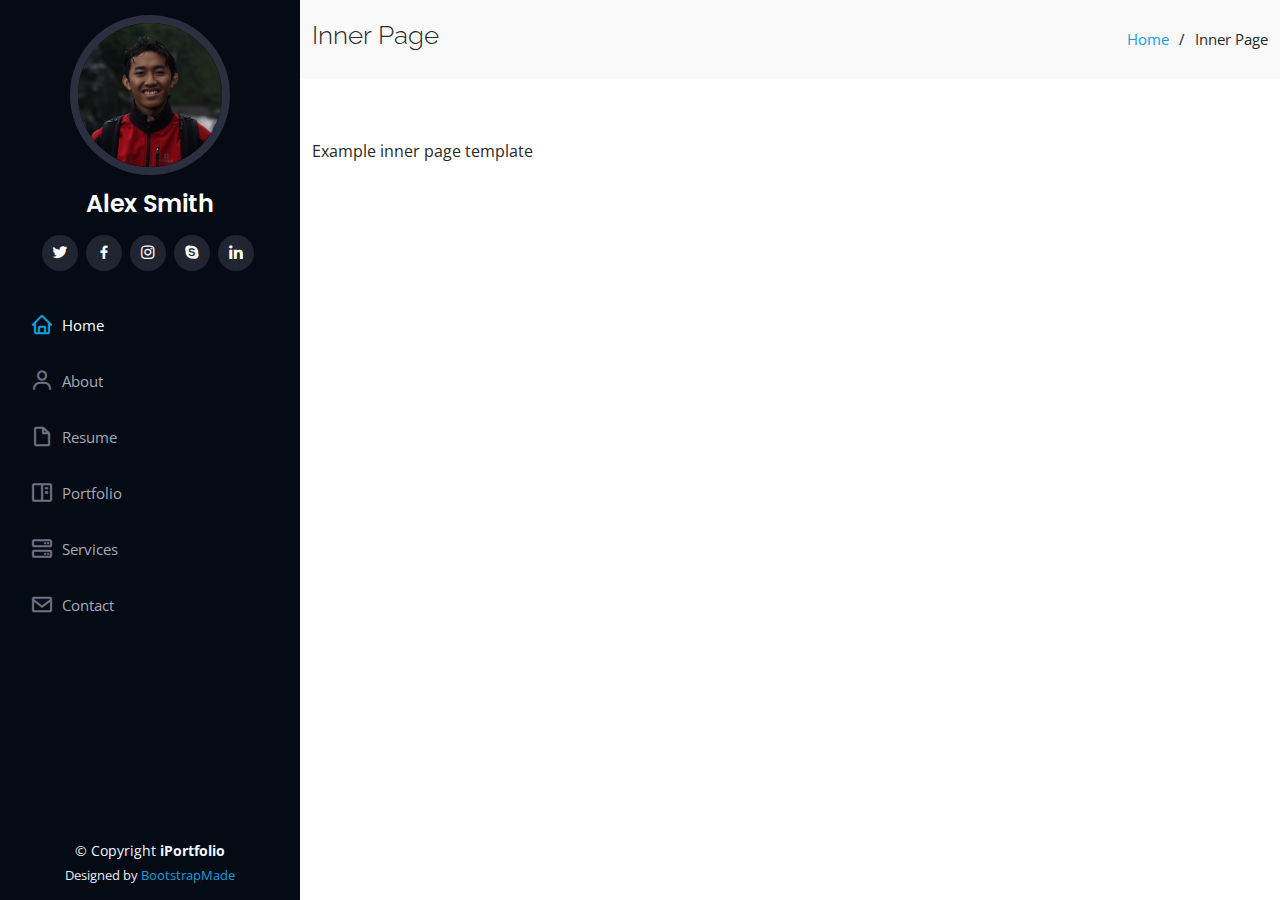
<file: inner-page.html>
<!DOCTYPE html>
<html lang="en">

<head>
  <meta charset="utf-8">
  <meta content="width=device-width, initial-scale=1.0" name="viewport">

  <title>Inner Page - iPortfolio Bootstrap Template</title>
  <meta content="" name="description">
  <meta content="" name="keywords">

  <!-- Favicons -->
  <link href="assets/img/favicon.png" rel="icon">
  <link href="assets/img/apple-touch-icon.png" rel="apple-touch-icon">

  <!-- Google Fonts -->
  <link href="https://fonts.googleapis.com/css?family=Open+Sans:300,300i,400,400i,600,600i,700,700i|Raleway:300,300i,400,400i,500,500i,600,600i,700,700i|Poppins:300,300i,400,400i,500,500i,600,600i,700,700i" rel="stylesheet">

  <!-- Vendor CSS Files -->
  <link href="assets/vendor/aos/aos.css" rel="stylesheet">
  <link href="assets/vendor/bootstrap/css/bootstrap.min.css" rel="stylesheet">
  <link href="assets/vendor/bootstrap-icons/bootstrap-icons.css" rel="stylesheet">
  <link href="assets/vendor/boxicons/css/boxicons.min.css" rel="stylesheet">
  <link href="assets/vendor/glightbox/css/glightbox.min.css" rel="stylesheet">
  <link href="assets/vendor/swiper/swiper-bundle.min.css" rel="stylesheet">

  <!-- Template Main CSS File -->
  <link href="assets/css/style.css" rel="stylesheet">

  <!-- =======================================================
  * Template Name: iPortfolio - v3.7.0
  * Template URL: https://bootstrapmade.com/iportfolio-bootstrap-portfolio-websites-template/
  * Author: BootstrapMade.com
  * License: https://bootstrapmade.com/license/
  ======================================================== -->
</head>

<body>

  <!-- ======= Mobile nav toggle button ======= -->
  <i class="bi bi-list mobile-nav-toggle d-xl-none"></i>

  <!-- ======= Header ======= -->
  <header id="header">
    <div class="d-flex flex-column">

      <div class="profile">
        <img src="assets/img/profile-img.jpg" alt="" class="img-fluid rounded-circle">
        <h1 class="text-light"><a href="index.html">Alex Smith</a></h1>
        <div class="social-links mt-3 text-center">
          <a href="#" class="twitter"><i class="bx bxl-twitter"></i></a>
          <a href="#" class="facebook"><i class="bx bxl-facebook"></i></a>
          <a href="#" class="instagram"><i class="bx bxl-instagram"></i></a>
          <a href="#" class="google-plus"><i class="bx bxl-skype"></i></a>
          <a href="#" class="linkedin"><i class="bx bxl-linkedin"></i></a>
        </div>
      </div>

      <nav id="navbar" class="nav-menu navbar">
        <ul>
          <li><a href="#hero" class="nav-link scrollto active"><i class="bx bx-home"></i> <span>Home</span></a></li>
          <li><a href="#about" class="nav-link scrollto"><i class="bx bx-user"></i> <span>About</span></a></li>
          <li><a href="#resume" class="nav-link scrollto"><i class="bx bx-file-blank"></i> <span>Resume</span></a></li>
          <li><a href="#portfolio" class="nav-link scrollto"><i class="bx bx-book-content"></i> <span>Portfolio</span></a></li>
          <li><a href="#services" class="nav-link scrollto"><i class="bx bx-server"></i> <span>Services</span></a></li>
          <li><a href="#contact" class="nav-link scrollto"><i class="bx bx-envelope"></i> <span>Contact</span></a></li>
        </ul>
      </nav><!-- .nav-menu -->
    </div>
  </header><!-- End Header -->

  <main id="main">

    <!-- ======= Breadcrumbs ======= -->
    <section class="breadcrumbs">
      <div class="container">

        <div class="d-flex justify-content-between align-items-center">
          <h2>Inner Page</h2>
          <ol>
            <li><a href="index.html">Home</a></li>
            <li>Inner Page</li>
          </ol>
        </div>

      </div>
    </section><!-- End Breadcrumbs -->

    <section class="inner-page">
      <div class="container">
        <p>
          Example inner page template
        </p>
      </div>
    </section>

  </main><!-- End #main -->

  <!-- ======= Footer ======= -->
  <footer id="footer">
    <div class="container">
      <div class="copyright">
        &copy; Copyright <strong><span>iPortfolio</span></strong>
      </div>
      <div class="credits">
        <!-- All the links in the footer should remain intact. -->
        <!-- You can delete the links only if you purchased the pro version. -->
        <!-- Licensing information: https://bootstrapmade.com/license/ -->
        <!-- Purchase the pro version with working PHP/AJAX contact form: https://bootstrapmade.com/iportfolio-bootstrap-portfolio-websites-template/ -->
        Designed by <a href="https://bootstrapmade.com/">BootstrapMade</a>
      </div>
    </div>
  </footer><!-- End  Footer -->

  <a href="#" class="back-to-top d-flex align-items-center justify-content-center"><i class="bi bi-arrow-up-short"></i></a>

  <!-- Vendor JS Files -->
  <script src="assets/vendor/purecounter/purecounter.js"></script>
  <script src="assets/vendor/aos/aos.js"></script>
  <script src="assets/vendor/bootstrap/js/bootstrap.bundle.min.js"></script>
  <script src="assets/vendor/glightbox/js/glightbox.min.js"></script>
  <script src="assets/vendor/isotope-layout/isotope.pkgd.min.js"></script>
  <script src="assets/vendor/swiper/swiper-bundle.min.js"></script>
  <script src="assets/vendor/typed.js/typed.min.js"></script>
  <script src="assets/vendor/waypoints/noframework.waypoints.js"></script>
  <script src="assets/vendor/php-email-form/validate.js"></script>

  <!-- Template Main JS File -->
  <script src="assets/js/main.js"></script>

</body>

</html>
</file>
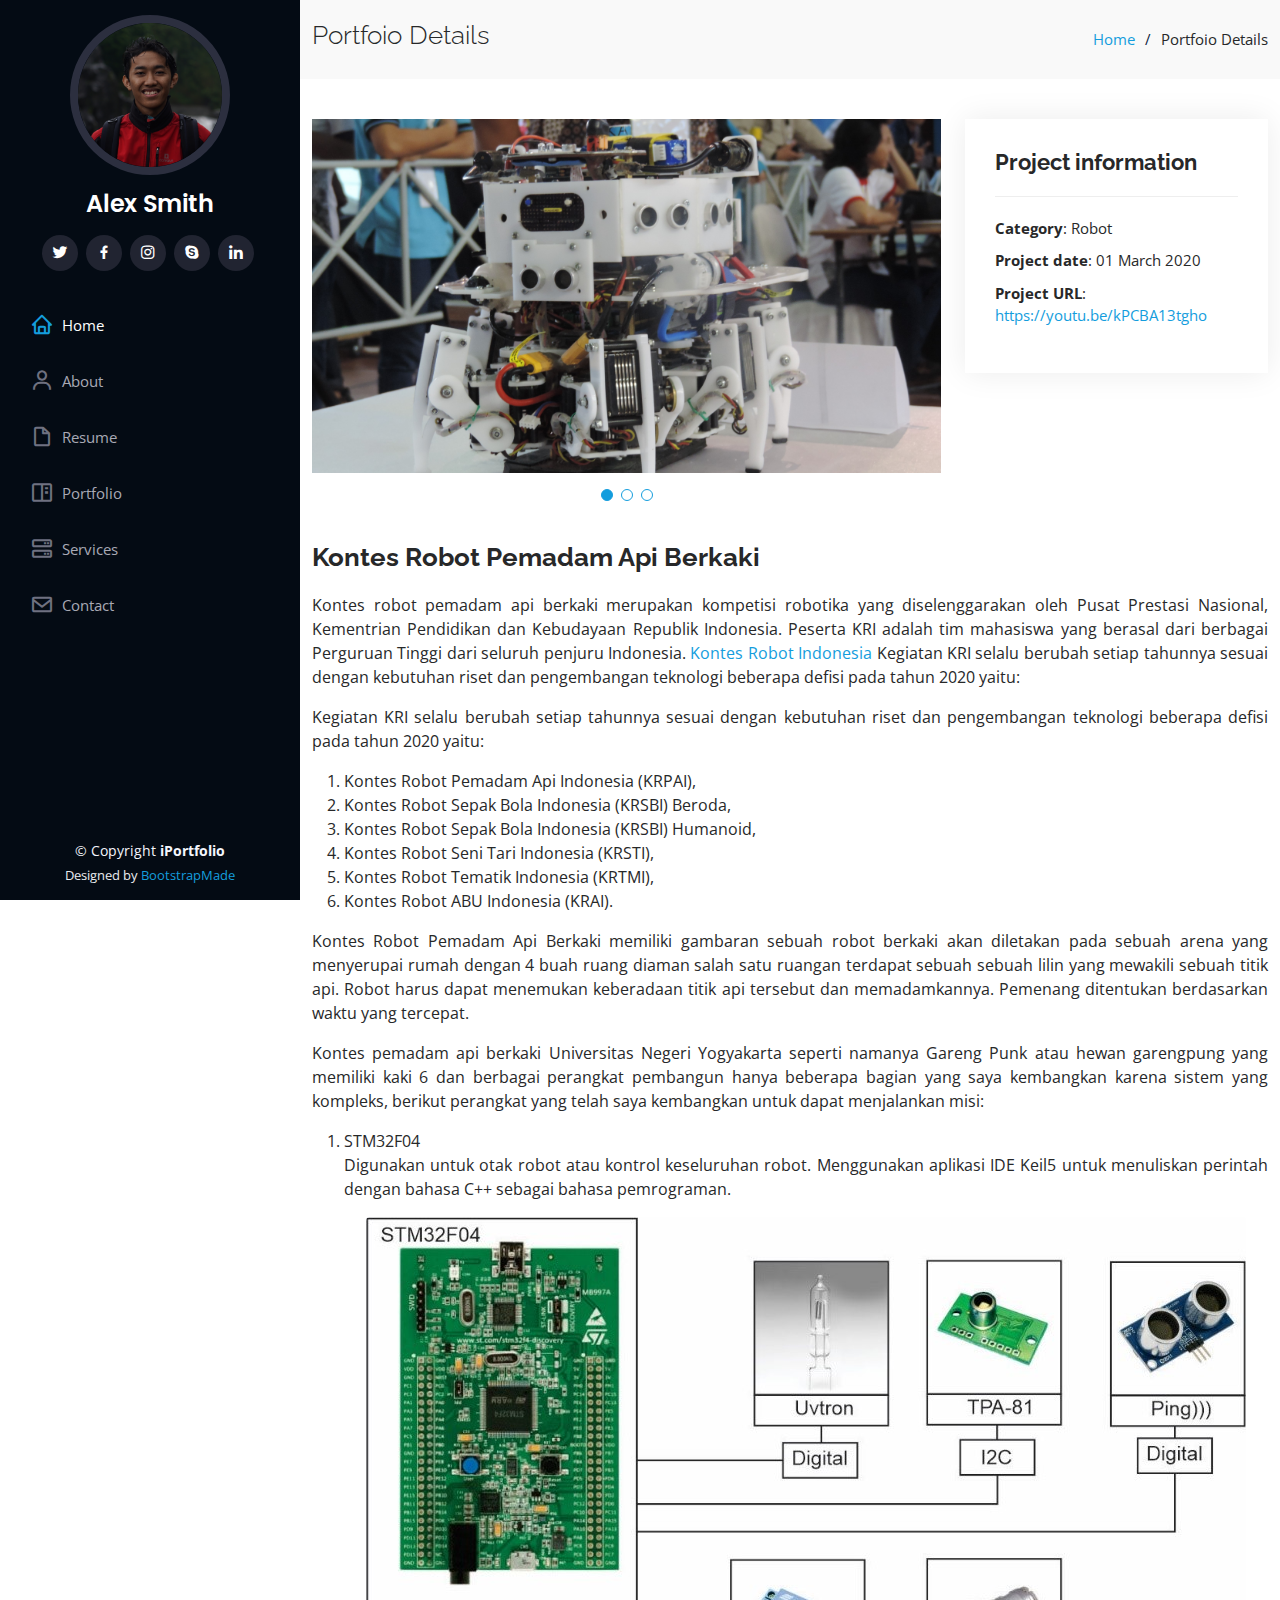
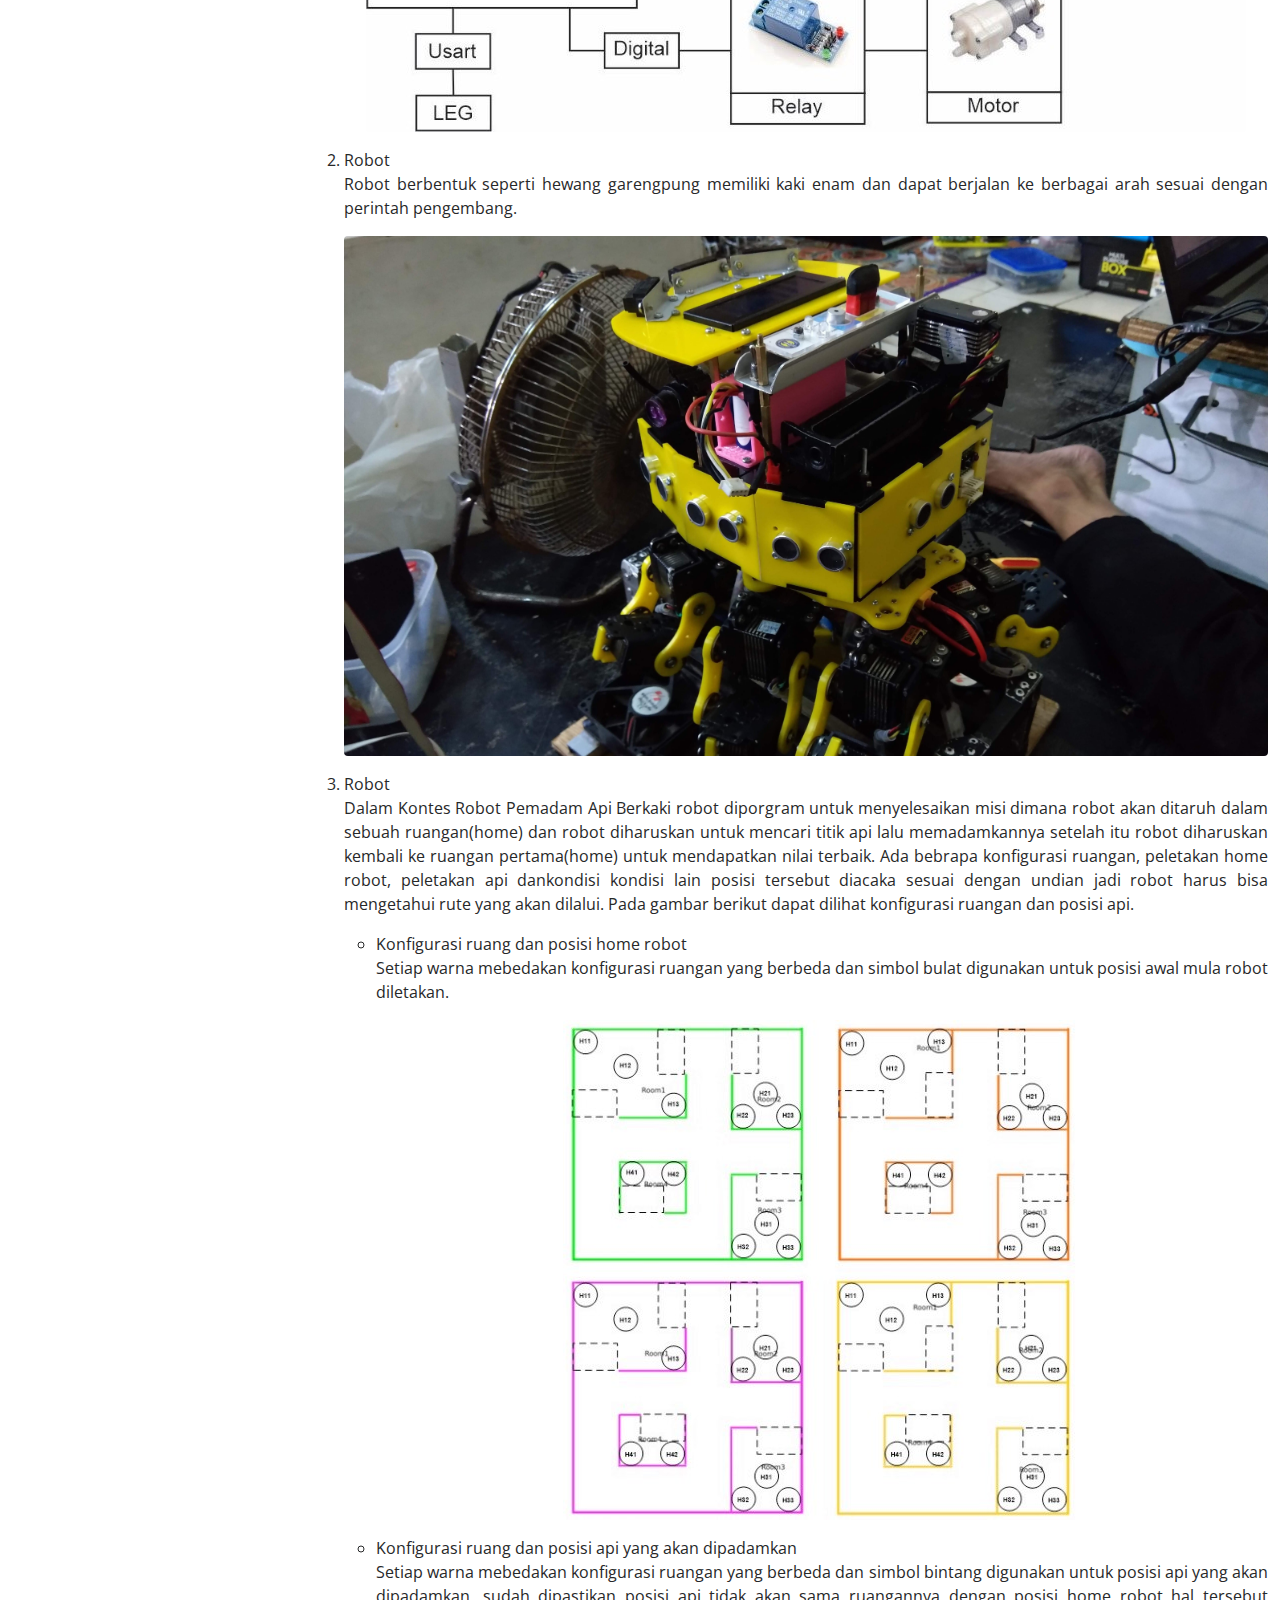
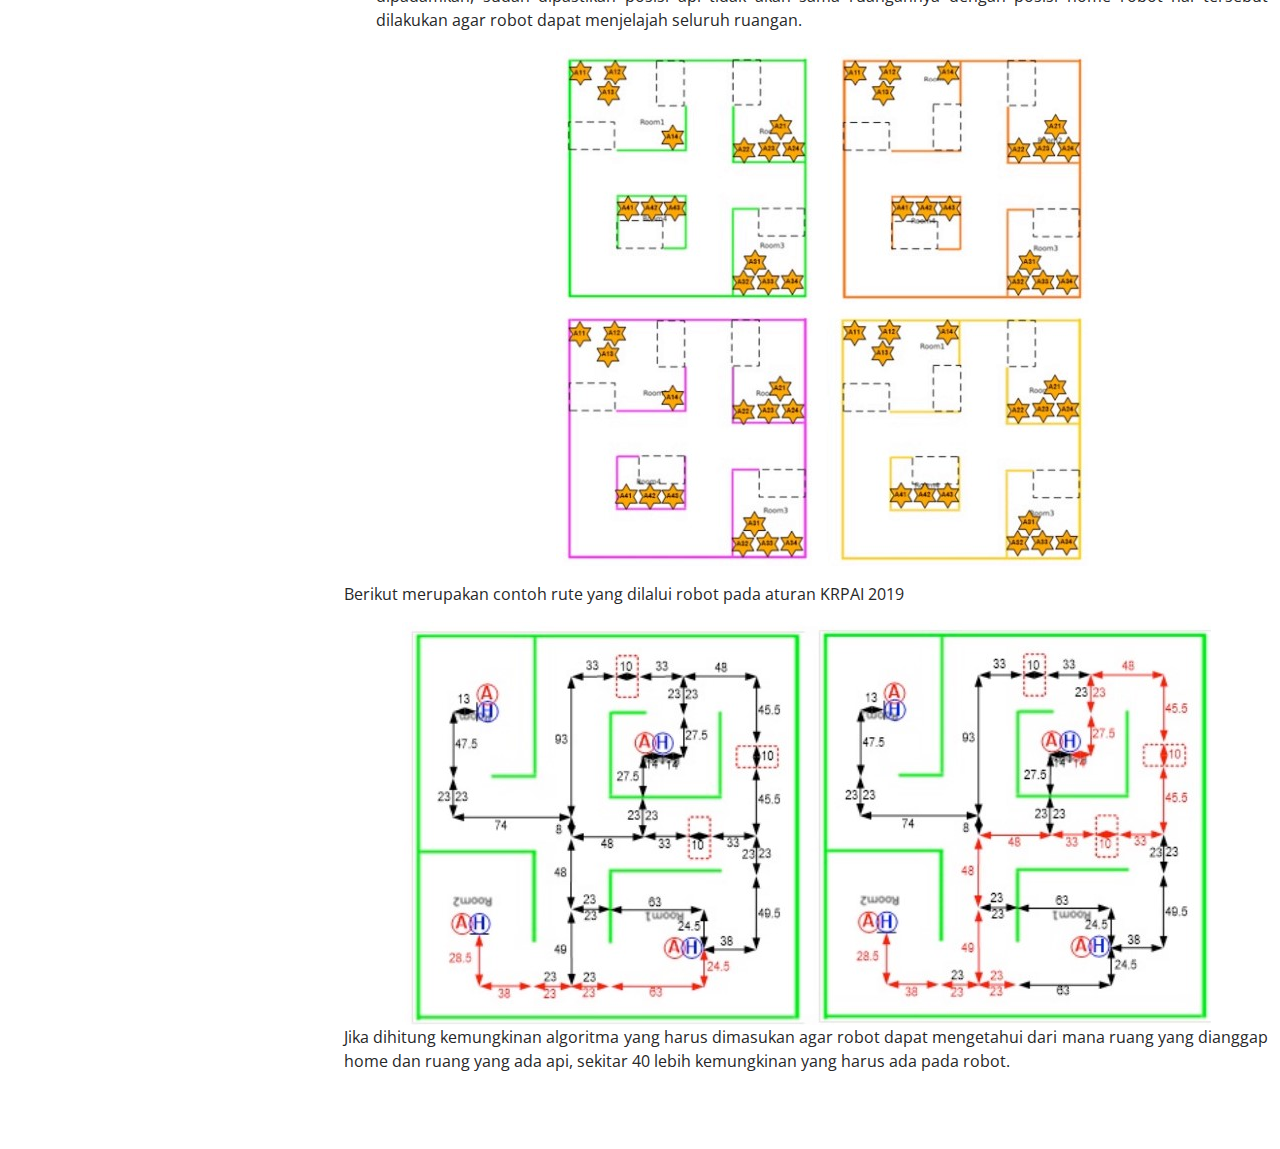
<file: portfolio-details-gp.html>
<!DOCTYPE html>
<html lang="en">

<head>
  <meta charset="utf-8">
  <meta content="width=device-width, initial-scale=1.0" name="viewport">

  <title>Portfolio Details - iPortfolio Bootstrap Template</title>
  <meta content="" name="description">
  <meta content="" name="keywords">

  <!-- Favicons -->
  <link href="assets/img/favicon.png" rel="icon">
  <link href="assets/img/apple-touch-icon.png" rel="apple-touch-icon">

  <!-- Google Fonts -->
  <link href="https://fonts.googleapis.com/css?family=Open+Sans:300,300i,400,400i,600,600i,700,700i|Raleway:300,300i,400,400i,500,500i,600,600i,700,700i|Poppins:300,300i,400,400i,500,500i,600,600i,700,700i" rel="stylesheet">

  <!-- Vendor CSS Files -->
  <link href="assets/vendor/aos/aos.css" rel="stylesheet">
  <link href="assets/vendor/bootstrap/css/bootstrap.min.css" rel="stylesheet">
  <link href="assets/vendor/bootstrap-icons/bootstrap-icons.css" rel="stylesheet">
  <link href="assets/vendor/boxicons/css/boxicons.min.css" rel="stylesheet">
  <link href="assets/vendor/glightbox/css/glightbox.min.css" rel="stylesheet">
  <link href="assets/vendor/swiper/swiper-bundle.min.css" rel="stylesheet">

  <!-- Template Main CSS File -->
  <link href="assets/css/style.css" rel="stylesheet">

  <!-- =======================================================
  * Template Name: iPortfolio - v3.7.0
  * Template URL: https://bootstrapmade.com/iportfolio-bootstrap-portfolio-websites-template/
  * Author: BootstrapMade.com
  * License: https://bootstrapmade.com/license/
  ======================================================== -->
</head>

<body>

  <!-- ======= Mobile nav toggle button ======= -->
  <i class="bi bi-list mobile-nav-toggle d-xl-none"></i>

  <!-- ======= Header ======= -->
  <header id="header">
    <div class="d-flex flex-column">

      <div class="profile">
        <img src="assets/img/profile-img.jpg" alt="" class="img-fluid rounded-circle">
        <h1 class="text-light"><a href="index.html">Alex Smith</a></h1>
        <div class="social-links mt-3 text-center">
          <a href="#" class="twitter"><i class="bx bxl-twitter"></i></a>
          <a href="#" class="facebook"><i class="bx bxl-facebook"></i></a>
          <a href="#" class="instagram"><i class="bx bxl-instagram"></i></a>
          <a href="#" class="google-plus"><i class="bx bxl-skype"></i></a>
          <a href="#" class="linkedin"><i class="bx bxl-linkedin"></i></a>
        </div>
      </div>

      <nav id="navbar" class="nav-menu navbar">
        <ul>
          <li><a href="#hero" class="nav-link scrollto active"><i class="bx bx-home"></i> <span>Home</span></a></li>
          <li><a href="#about" class="nav-link scrollto"><i class="bx bx-user"></i> <span>About</span></a></li>
          <li><a href="#resume" class="nav-link scrollto"><i class="bx bx-file-blank"></i> <span>Resume</span></a></li>
          <li><a href="#portfolio" class="nav-link scrollto"><i class="bx bx-book-content"></i> <span>Portfolio</span></a></li>
          <li><a href="#services" class="nav-link scrollto"><i class="bx bx-server"></i> <span>Services</span></a></li>
          <li><a href="#contact" class="nav-link scrollto"><i class="bx bx-envelope"></i> <span>Contact</span></a></li>
        </ul>
      </nav><!-- .nav-menu -->
    </div>
  </header><!-- End Header -->

  <main id="main">

    <!-- ======= Breadcrumbs ======= -->
    <section id="breadcrumbs" class="breadcrumbs">
      <div class="container">

        <div class="d-flex justify-content-between align-items-center">
          <h2>Portfoio Details</h2>
          <ol>
            <li><a href="index.html">Home</a></li>
            <li>Portfoio Details</li>
          </ol>
        </div>

      </div>
    </section><!-- End Breadcrumbs -->

    <!-- ======= Portfolio Details Section ======= -->
    <section id="portfolio-details" class="portfolio-details">
      <div class="container">

        <div class="row gy-4">

          <div class="col-lg-8">
            <div class="portfolio-details-slider swiper">
              <div class="swiper-wrapper align-items-center">

                <div class="swiper-slide">
                  <img src="assets/img/portfolio/portfolio-details-2018.jpg" alt="">
                </div>

                <div class="swiper-slide">
                  <img src="assets/img/portfolio/portfolio-details-2019.jpg" alt="">
                </div>

                <div class="swiper-slide">
                  <img src="assets/img/portfolio/portfolio-details-2020.jpg" alt="">
                </div>

              </div>
              <div class="swiper-pagination"></div>
            </div>
          </div>

          <div class="col-lg-4">
            <div class="portfolio-info">
              <h3>Project information</h3>
              <ul>
                <li><strong>Category</strong>: Robot</li>
                <!-- <li><strong>Client</strong>: ASU Company</li> -->
                <li><strong>Project date</strong>: 01 March 2020</li>
                <li><strong>Project URL</strong>: <a href="#">https://youtu.be/kPCBA13tgho</a></li>
              </ul>
            </div></div>
            <div class="portfolio-description" align="justify">
              <h2>Kontes Robot Pemadam Api Berkaki</h2>
              <p >
                Kontes robot pemadam api berkaki merupakan kompetisi robotika yang diselenggarakan oleh Pusat Prestasi Nasional, Kementrian Pendidikan dan Kebudayaan Republik Indonesia.
                Peserta KRI adalah tim mahasiswa yang berasal dari berbagai Perguruan Tinggi dari seluruh penjuru Indonesia. 
                <a href="https://kri2020.itb.ac.id/index.html#about">Kontes Robot Indonesia</a>
                Kegiatan KRI selalu berubah setiap tahunnya sesuai dengan kebutuhan riset dan pengembangan teknologi beberapa defisi pada tahun 2020 yaitu:
                
              </p>
              <p>
                Kegiatan KRI selalu berubah setiap tahunnya sesuai dengan kebutuhan riset dan pengembangan teknologi beberapa defisi pada tahun 2020 yaitu:
                <ol>
                  <li>Kontes Robot Pemadam Api Indonesia (KRPAI),</li>
                  <li>Kontes Robot Sepak Bola Indonesia (KRSBI) Beroda,</li>
                  <li>Kontes Robot Sepak Bola Indonesia (KRSBI) Humanoid,</li>
                  <li>Kontes Robot Seni Tari Indonesia (KRSTI),</li>
                  <li>Kontes Robot Tematik Indonesia (KRTMI),</li>
                  <li>Kontes Robot ABU Indonesia (KRAI).</li>
                </ol> 
              </p>
              <p>
                Kontes Robot Pemadam Api Berkaki memiliki gambaran sebuah robot berkaki akan diletakan pada sebuah arena yang menyerupai rumah dengan 4 buah ruang diaman salah satu ruangan terdapat sebuah sebuah lilin yang mewakili sebuah titik api. Robot harus dapat menemukan keberadaan titik api tersebut dan memadamkannya. Pemenang ditentukan berdasarkan waktu yang tercepat.
              </p>
              <p>
                Kontes pemadam api berkaki Universitas Negeri Yogyakarta seperti namanya Gareng Punk atau hewan garengpung yang memiliki kaki 6 dan berbagai perangkat pembangun hanya beberapa bagian yang saya kembangkan karena sistem yang kompleks, berikut perangkat yang telah saya kembangkan untuk dapat menjalankan misi:
                <ol>
                  <li>STM32F04</li>
                  <p>
                    Digunakan untuk otak robot atau kontrol keseluruhan robot. Menggunakan aplikasi IDE Keil5 untuk menuliskan perintah dengan bahasa C++ sebagai bahasa pemrograman.
                    <div><img src="assets/img/portfolio/portfolio-details-mikro.jpg" class="rounded mx-auto d-block img-fluid"   alt=""></div>

                  </p>
                  <li>Robot</li>
                  <p>
                    Robot berbentuk seperti hewang garengpung memiliki kaki enam dan dapat berjalan ke berbagai arah sesuai dengan perintah pengembang.                   
                     <div><img src="assets/img/portfolio/portfolio-details-2020.jpg" class="rounded mx-auto d-block img-fluid"  alt=""></div>

                  </p>
                  <li>Robot</li>
                  <p>
                    Dalam Kontes Robot Pemadam Api Berkaki robot diporgram untuk menyelesaikan misi dimana robot akan ditaruh dalam sebuah ruangan(home) dan robot diharuskan untuk mencari titik api lalu memadamkannya setelah itu robot diharuskan kembali ke ruangan pertama(home) untuk mendapatkan nilai terbaik. Ada bebrapa konfigurasi ruangan, peletakan home robot, peletakan api dankondisi kondisi lain posisi tersebut diacaka sesuai dengan undian jadi robot harus bisa mengetahui rute yang akan dilalui. Pada gambar berikut dapat dilihat konfigurasi ruangan dan posisi api.
                    <ul>
                      <li>Konfigurasi ruang dan posisi home robot</li>
                      <p>
                        Setiap warna mebedakan konfigurasi ruangan yang berbeda dan simbol bulat digunakan untuk posisi awal mula robot diletakan.                     
                           <div><img src="assets/img/portfolio/portfolio-details-home.jpg" class=" rounded mx-auto d-block img-fluid"   alt=""></div>
    
                      </p>
                      <li>Konfigurasi ruang dan posisi api yang akan dipadamkan</li>
                      <p>
                        Setiap warna mebedakan konfigurasi ruangan yang berbeda dan simbol bintang digunakan untuk posisi api yang akan dipadamkan, sudah dipastikan posisi api tidak akan sama ruangannya dengan posisi home robot hal tersebut dilakukan agar robot dapat menjelajah seluruh ruangan.                           
                        <div><img src="assets/img/portfolio/portfolio-details-fire.jpg" class="rounded mx-auto d-block img-fluid"   alt=""></div>
    
                      </p>
                    
                    
                    
                    </ul>
                    
                  </p>
                  <p>
                    Berikut merupakan contoh rute yang dilalui robot pada aturan KRPAI 2019                    
                    <div><img src="assets/img/portfolio/portfolio-details-nilai.jpg" class="img-fluid rounded mx-auto d-block"   alt=""></div>
                    Jika dihitung kemungkinan algoritma yang harus dimasukan agar robot dapat mengetahui dari mana ruang yang dianggap home dan ruang yang ada api, sekitar 40 lebih kemungkinan yang harus ada pada robot.
                  </p>
                </ol>
              </p>
            </div>
          

        </div>

      </div>
    </section><!-- End Portfolio Details Section -->

  </main><!-- End #main -->

  <!-- ======= Footer ======= -->
  <footer id="footer">
    <div class="container">
      <div class="copyright">
        &copy; Copyright <strong><span>iPortfolio</span></strong>
      </div>
      <div class="credits">
        <!-- All the links in the footer should remain intact. -->
        <!-- You can delete the links only if you purchased the pro version. -->
        <!-- Licensing information: https://bootstrapmade.com/license/ -->
        <!-- Purchase the pro version with working PHP/AJAX contact form: https://bootstrapmade.com/iportfolio-bootstrap-portfolio-websites-template/ -->
        Designed by <a href="https://bootstrapmade.com/">BootstrapMade</a>
      </div>
    </div>
  </footer><!-- End  Footer -->

  <a href="#" class="back-to-top d-flex align-items-center justify-content-center"><i class="bi bi-arrow-up-short"></i></a>

  <!-- Vendor JS Files -->
  <script src="assets/vendor/purecounter/purecounter.js"></script>
  <script src="assets/vendor/aos/aos.js"></script>
  <script src="assets/vendor/bootstrap/js/bootstrap.bundle.min.js"></script>
  <script src="assets/vendor/glightbox/js/glightbox.min.js"></script>
  <script src="assets/vendor/isotope-layout/isotope.pkgd.min.js"></script>
  <script src="assets/vendor/swiper/swiper-bundle.min.js"></script>
  <script src="assets/vendor/typed.js/typed.min.js"></script>
  <script src="assets/vendor/waypoints/noframework.waypoints.js"></script>
  <script src="assets/vendor/php-email-form/validate.js"></script>

  <!-- Template Main JS File -->
  <script src="assets/js/main.js"></script>

</body>

</html>
</file>
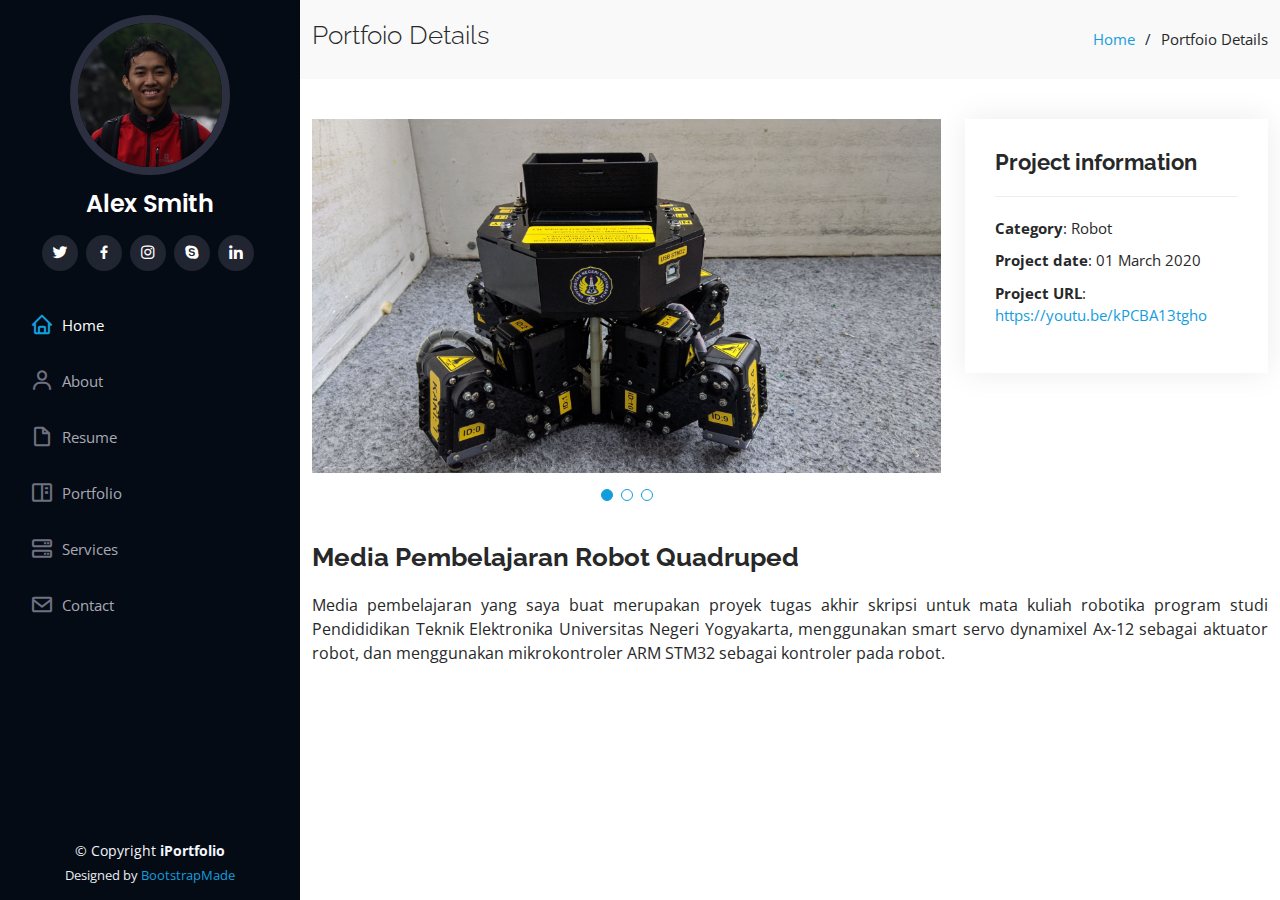
<file: portfolio-details-ta.html>
<!DOCTYPE html>
<html lang="en">

<head>
  <meta charset="utf-8">
  <meta content="width=device-width, initial-scale=1.0" name="viewport">

  <title>Portfolio Details - iPortfolio Bootstrap Template</title>
  <meta content="" name="description">
  <meta content="" name="keywords">

  <!-- Favicons -->
  <link href="assets/img/favicon.png" rel="icon">
  <link href="assets/img/apple-touch-icon.png" rel="apple-touch-icon">

  <!-- Google Fonts -->
  <link href="https://fonts.googleapis.com/css?family=Open+Sans:300,300i,400,400i,600,600i,700,700i|Raleway:300,300i,400,400i,500,500i,600,600i,700,700i|Poppins:300,300i,400,400i,500,500i,600,600i,700,700i" rel="stylesheet">

  <!-- Vendor CSS Files -->
  <link href="assets/vendor/aos/aos.css" rel="stylesheet">
  <link href="assets/vendor/bootstrap/css/bootstrap.min.css" rel="stylesheet">
  <link href="assets/vendor/bootstrap-icons/bootstrap-icons.css" rel="stylesheet">
  <link href="assets/vendor/boxicons/css/boxicons.min.css" rel="stylesheet">
  <link href="assets/vendor/glightbox/css/glightbox.min.css" rel="stylesheet">
  <link href="assets/vendor/swiper/swiper-bundle.min.css" rel="stylesheet">

  <!-- Template Main CSS File -->
  <link href="assets/css/style.css" rel="stylesheet">

  <!-- =======================================================
  * Template Name: iPortfolio - v3.7.0
  * Template URL: https://bootstrapmade.com/iportfolio-bootstrap-portfolio-websites-template/
  * Author: BootstrapMade.com
  * License: https://bootstrapmade.com/license/
  ======================================================== -->
</head>

<body>

  <!-- ======= Mobile nav toggle button ======= -->
  <i class="bi bi-list mobile-nav-toggle d-xl-none"></i>

  <!-- ======= Header ======= -->
  <header id="header">
    <div class="d-flex flex-column">

      <div class="profile">
        <img src="assets/img/profile-img.jpg" alt="" class="img-fluid rounded-circle">
        <h1 class="text-light"><a href="index.html">Alex Smith</a></h1>
        <div class="social-links mt-3 text-center">
          <a href="#" class="twitter"><i class="bx bxl-twitter"></i></a>
          <a href="#" class="facebook"><i class="bx bxl-facebook"></i></a>
          <a href="#" class="instagram"><i class="bx bxl-instagram"></i></a>
          <a href="#" class="google-plus"><i class="bx bxl-skype"></i></a>
          <a href="#" class="linkedin"><i class="bx bxl-linkedin"></i></a>
        </div>
      </div>

      <nav id="navbar" class="nav-menu navbar">
        <ul>
          <li><a href="#hero" class="nav-link scrollto active"><i class="bx bx-home"></i> <span>Home</span></a></li>
          <li><a href="#about" class="nav-link scrollto"><i class="bx bx-user"></i> <span>About</span></a></li>
          <li><a href="#resume" class="nav-link scrollto"><i class="bx bx-file-blank"></i> <span>Resume</span></a></li>
          <li><a href="#portfolio" class="nav-link scrollto"><i class="bx bx-book-content"></i> <span>Portfolio</span></a></li>
          <li><a href="#services" class="nav-link scrollto"><i class="bx bx-server"></i> <span>Services</span></a></li>
          <li><a href="#contact" class="nav-link scrollto"><i class="bx bx-envelope"></i> <span>Contact</span></a></li>
        </ul>
      </nav><!-- .nav-menu -->
    </div>
  </header><!-- End Header -->

  <main id="main">

    <!-- ======= Breadcrumbs ======= -->
    <section id="breadcrumbs" class="breadcrumbs">
      <div class="container">

        <div class="d-flex justify-content-between align-items-center">
          <h2>Portfoio Details</h2>
          <ol>
            <li><a href="index.html">Home</a></li>
            <li>Portfoio Details</li>
          </ol>
        </div>

      </div>
    </section><!-- End Breadcrumbs -->

    <!-- ======= Portfolio Details Section ======= -->
    <section id="portfolio-details" class="portfolio-details">
      <div class="container">

        <div class="row gy-4">

          <div class="col-lg-8">
            <div class="portfolio-details-slider swiper">
              <div class="swiper-wrapper align-items-center">

                <div class="swiper-slide">
                  <img src="assets/img/portfolio/portfolio-details-1.jpg" alt="">
                </div>

                <div class="swiper-slide">
                  <img src="assets/img/portfolio/portfolio-details-2.jpg" alt="">
                </div>

                <div class="swiper-slide">
                  <img src="assets/img/portfolio/portfolio-details-3.jpg" alt="">
                </div>

              </div>
              <div class="swiper-pagination"></div>
            </div>
          </div>

          <div class="col-lg-4">
            <div class="portfolio-info">
              <h3>Project information</h3>
              <ul>
                <li><strong>Category</strong>: Robot</li>
                <!-- <li><strong>Client</strong>: ASU Company</li> -->
                <li><strong>Project date</strong>: 01 March 2020</li>
                <li><strong>Project URL</strong>: <a href="#">https://youtu.be/kPCBA13tgho</a></li>
              </ul>
            </div></div>
            <div class="portfolio-description">
              <h2>Media Pembelajaran Robot Quadruped</h2>
              <p align="justify">
                Media pembelajaran yang saya buat merupakan proyek tugas akhir skripsi untuk mata kuliah
                robotika program studi Pendididikan Teknik Elektronika Universitas Negeri Yogyakarta,
                menggunakan smart servo dynamixel Ax-12 sebagai aktuator robot, dan menggunakan 
                mikrokontroler ARM STM32 sebagai kontroler pada robot.

              </p>
            </div>
          

        </div>

      </div>
    </section><!-- End Portfolio Details Section -->

  </main><!-- End #main -->

  <!-- ======= Footer ======= -->
  <footer id="footer">
    <div class="container">
      <div class="copyright">
        &copy; Copyright <strong><span>iPortfolio</span></strong>
      </div>
      <div class="credits">
        <!-- All the links in the footer should remain intact. -->
        <!-- You can delete the links only if you purchased the pro version. -->
        <!-- Licensing information: https://bootstrapmade.com/license/ -->
        <!-- Purchase the pro version with working PHP/AJAX contact form: https://bootstrapmade.com/iportfolio-bootstrap-portfolio-websites-template/ -->
        Designed by <a href="https://bootstrapmade.com/">BootstrapMade</a>
      </div>
    </div>
  </footer><!-- End  Footer -->

  <a href="#" class="back-to-top d-flex align-items-center justify-content-center"><i class="bi bi-arrow-up-short"></i></a>

  <!-- Vendor JS Files -->
  <script src="assets/vendor/purecounter/purecounter.js"></script>
  <script src="assets/vendor/aos/aos.js"></script>
  <script src="assets/vendor/bootstrap/js/bootstrap.bundle.min.js"></script>
  <script src="assets/vendor/glightbox/js/glightbox.min.js"></script>
  <script src="assets/vendor/isotope-layout/isotope.pkgd.min.js"></script>
  <script src="assets/vendor/swiper/swiper-bundle.min.js"></script>
  <script src="assets/vendor/typed.js/typed.min.js"></script>
  <script src="assets/vendor/waypoints/noframework.waypoints.js"></script>
  <script src="assets/vendor/php-email-form/validate.js"></script>

  <!-- Template Main JS File -->
  <script src="assets/js/main.js"></script>

</body>

</html>
</file>
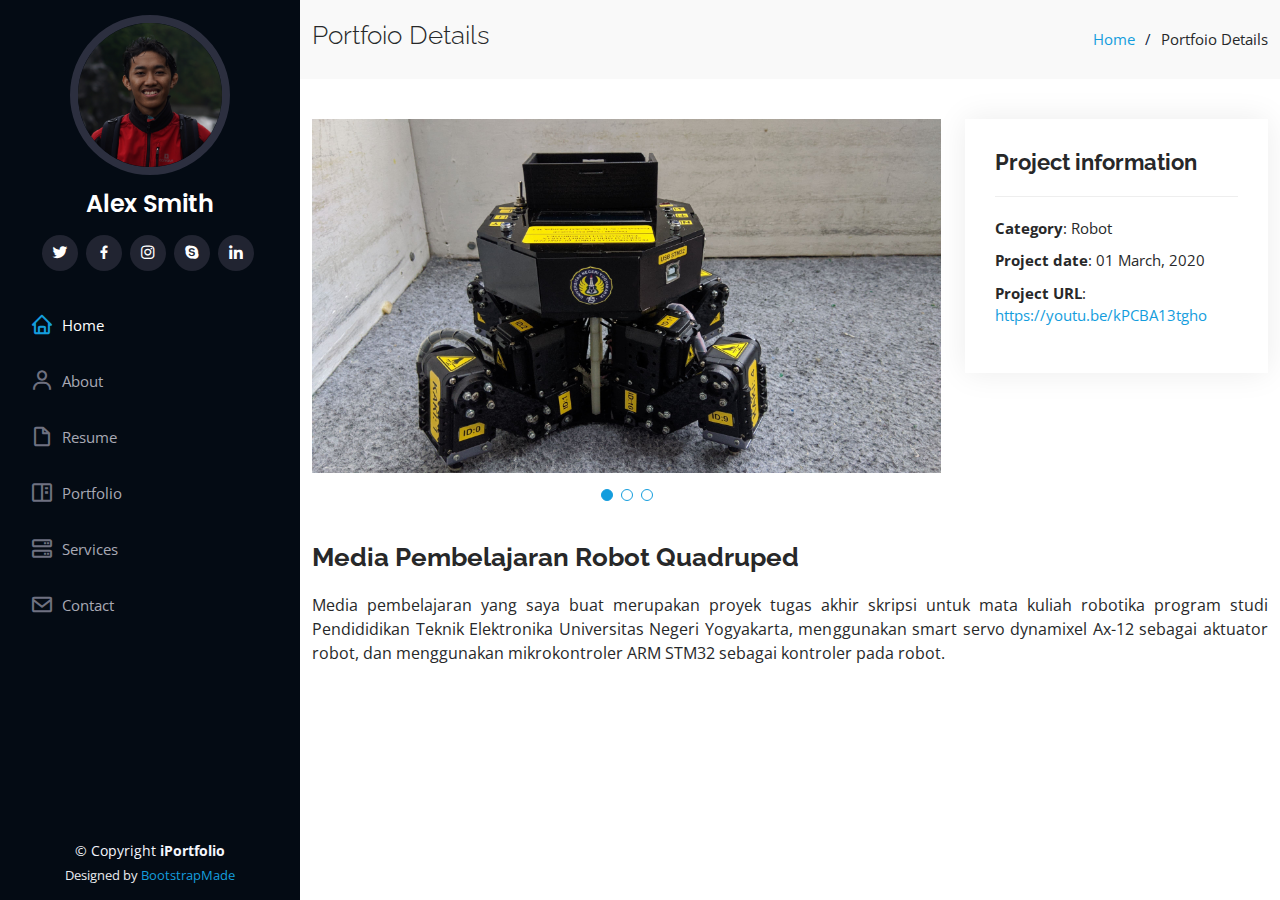
<file: portfolio-details.html>
<!DOCTYPE html>
<html lang="en">

<head>
  <meta charset="utf-8">
  <meta content="width=device-width, initial-scale=1.0" name="viewport">

  <title>Portfolio Details - iPortfolio Bootstrap Template</title>
  <meta content="" name="description">
  <meta content="" name="keywords">

  <!-- Favicons -->
  <link href="assets/img/favicon.png" rel="icon">
  <link href="assets/img/apple-touch-icon.png" rel="apple-touch-icon">

  <!-- Google Fonts -->
  <link href="https://fonts.googleapis.com/css?family=Open+Sans:300,300i,400,400i,600,600i,700,700i|Raleway:300,300i,400,400i,500,500i,600,600i,700,700i|Poppins:300,300i,400,400i,500,500i,600,600i,700,700i" rel="stylesheet">

  <!-- Vendor CSS Files -->
  <link href="assets/vendor/aos/aos.css" rel="stylesheet">
  <link href="assets/vendor/bootstrap/css/bootstrap.min.css" rel="stylesheet">
  <link href="assets/vendor/bootstrap-icons/bootstrap-icons.css" rel="stylesheet">
  <link href="assets/vendor/boxicons/css/boxicons.min.css" rel="stylesheet">
  <link href="assets/vendor/glightbox/css/glightbox.min.css" rel="stylesheet">
  <link href="assets/vendor/swiper/swiper-bundle.min.css" rel="stylesheet">

  <!-- Template Main CSS File -->
  <link href="assets/css/style.css" rel="stylesheet">

  <!-- =======================================================
  * Template Name: iPortfolio - v3.7.0
  * Template URL: https://bootstrapmade.com/iportfolio-bootstrap-portfolio-websites-template/
  * Author: BootstrapMade.com
  * License: https://bootstrapmade.com/license/
  ======================================================== -->
</head>

<body>

  <!-- ======= Mobile nav toggle button ======= -->
  <i class="bi bi-list mobile-nav-toggle d-xl-none"></i>

  <!-- ======= Header ======= -->
  <header id="header">
    <div class="d-flex flex-column">

      <div class="profile">
        <img src="assets/img/profile-img.jpg" alt="" class="img-fluid rounded-circle">
        <h1 class="text-light"><a href="index.html">Alex Smith</a></h1>
        <div class="social-links mt-3 text-center">
          <a href="#" class="twitter"><i class="bx bxl-twitter"></i></a>
          <a href="#" class="facebook"><i class="bx bxl-facebook"></i></a>
          <a href="#" class="instagram"><i class="bx bxl-instagram"></i></a>
          <a href="#" class="google-plus"><i class="bx bxl-skype"></i></a>
          <a href="#" class="linkedin"><i class="bx bxl-linkedin"></i></a>
        </div>
      </div>

      <nav id="navbar" class="nav-menu navbar">
        <ul>
          <li><a href="#hero" class="nav-link scrollto active"><i class="bx bx-home"></i> <span>Home</span></a></li>
          <li><a href="#about" class="nav-link scrollto"><i class="bx bx-user"></i> <span>About</span></a></li>
          <li><a href="#resume" class="nav-link scrollto"><i class="bx bx-file-blank"></i> <span>Resume</span></a></li>
          <li><a href="#portfolio" class="nav-link scrollto"><i class="bx bx-book-content"></i> <span>Portfolio</span></a></li>
          <li><a href="#services" class="nav-link scrollto"><i class="bx bx-server"></i> <span>Services</span></a></li>
          <li><a href="#contact" class="nav-link scrollto"><i class="bx bx-envelope"></i> <span>Contact</span></a></li>
        </ul>
      </nav><!-- .nav-menu -->
    </div>
  </header><!-- End Header -->

  <main id="main">

    <!-- ======= Breadcrumbs ======= -->
    <section id="breadcrumbs" class="breadcrumbs">
      <div class="container">

        <div class="d-flex justify-content-between align-items-center">
          <h2>Portfoio Details</h2>
          <ol>
            <li><a href="index.html">Home</a></li>
            <li>Portfoio Details</li>
          </ol>
        </div>

      </div>
    </section><!-- End Breadcrumbs -->

    <!-- ======= Portfolio Details Section ======= -->
    <section id="portfolio-details" class="portfolio-details">
      <div class="container">

        <div class="row gy-4">

          <div class="col-lg-8">
            <div class="portfolio-details-slider swiper">
              <div class="swiper-wrapper align-items-center">

                <div class="swiper-slide">
                  <img src="assets/img/portfolio/portfolio-details-1.jpg" alt="">
                </div>

                <div class="swiper-slide">
                  <img src="assets/img/portfolio/portfolio-details-2.jpg" alt="">
                </div>

                <div class="swiper-slide">
                  <img src="assets/img/portfolio/portfolio-details-3.jpg" alt="">
                </div>

              </div>
              <div class="swiper-pagination"></div>
            </div>
          </div>

          <div class="col-lg-4">
            <div class="portfolio-info">
              <h3>Project information</h3>
              <ul>
                <li><strong>Category</strong>: Robot</li>
                <!-- <li><strong>Client</strong>: ASU Company</li> -->
                <li><strong>Project date</strong>: 01 March, 2020</li>
                <li><strong>Project URL</strong>: <a href="#">https://youtu.be/kPCBA13tgho</a></li>
              </ul>
            </div></div>
            <div class="portfolio-description">
              <h2>Media Pembelajaran Robot Quadruped</h2>
              <p align="justify">
                Media pembelajaran yang saya buat merupakan proyek tugas akhir skripsi untuk mata kuliah
                robotika program studi Pendididikan Teknik Elektronika Universitas Negeri Yogyakarta,
                menggunakan smart servo dynamixel Ax-12 sebagai aktuator robot, dan menggunakan 
                mikrokontroler ARM STM32 sebagai kontroler pada robot.

              </p>
            </div>
          

        </div>

      </div>
    </section><!-- End Portfolio Details Section -->

  </main><!-- End #main -->

  <!-- ======= Footer ======= -->
  <footer id="footer">
    <div class="container">
      <div class="copyright">
        &copy; Copyright <strong><span>iPortfolio</span></strong>
      </div>
      <div class="credits">
        <!-- All the links in the footer should remain intact. -->
        <!-- You can delete the links only if you purchased the pro version. -->
        <!-- Licensing information: https://bootstrapmade.com/license/ -->
        <!-- Purchase the pro version with working PHP/AJAX contact form: https://bootstrapmade.com/iportfolio-bootstrap-portfolio-websites-template/ -->
        Designed by <a href="https://bootstrapmade.com/">BootstrapMade</a>
      </div>
    </div>
  </footer><!-- End  Footer -->

  <a href="#" class="back-to-top d-flex align-items-center justify-content-center"><i class="bi bi-arrow-up-short"></i></a>

  <!-- Vendor JS Files -->
  <script src="assets/vendor/purecounter/purecounter.js"></script>
  <script src="assets/vendor/aos/aos.js"></script>
  <script src="assets/vendor/bootstrap/js/bootstrap.bundle.min.js"></script>
  <script src="assets/vendor/glightbox/js/glightbox.min.js"></script>
  <script src="assets/vendor/isotope-layout/isotope.pkgd.min.js"></script>
  <script src="assets/vendor/swiper/swiper-bundle.min.js"></script>
  <script src="assets/vendor/typed.js/typed.min.js"></script>
  <script src="assets/vendor/waypoints/noframework.waypoints.js"></script>
  <script src="assets/vendor/php-email-form/validate.js"></script>

  <!-- Template Main JS File -->
  <script src="assets/js/main.js"></script>

</body>

</html>
</file>
<file: assets/css/style.css>
/**
* Template Name: iPortfolio - v3.7.0
* Template URL: https://bootstrapmade.com/iportfolio-bootstrap-portfolio-websites-template/
* Author: BootstrapMade.com
* License: https://bootstrapmade.com/license/
*/

/*--------------------------------------------------------------
# General
--------------------------------------------------------------*/
body {
  font-family: "Open Sans", sans-serif;
  color: #272829;
}

a {
  color: #149ddd;
  text-decoration: none;
}

a:hover {
  color: #37b3ed;
  text-decoration: none;
}

h1, h2, h3, h4, h5, h6 {
  font-family: "Raleway", sans-serif;
}

/*--------------------------------------------------------------
# Back to top button
--------------------------------------------------------------*/
.back-to-top {
  position: fixed;
  visibility: hidden;
  opacity: 0;
  right: 15px;
  bottom: 15px;
  z-index: 996;
  background: #149ddd;
  width: 40px;
  height: 40px;
  border-radius: 50px;
  transition: all 0.4s;
}
.back-to-top i {
  font-size: 28px;
  color: #fff;
  line-height: 0;
}
.back-to-top:hover {
  background: #2eafec;
  color: #fff;
}
.back-to-top.active {
  visibility: visible;
  opacity: 1;
}

/*--------------------------------------------------------------
# Header
--------------------------------------------------------------*/
#header {
  position: fixed;
  top: 0;
  left: 0;
  bottom: 0;
  width: 300px;
  transition: all ease-in-out 0.5s;
  z-index: 9997;
  transition: all 0.5s;
  padding: 0 15px;
  background: #040b14;
  overflow-y: auto;
}
#header .profile img {
  margin: 15px auto;
  display: block;
  width: 160px;
  border: 8px solid #2c2f3f;
}
#header .profile h1 {
  font-size: 24px;
  margin: 0;
  padding: 0;
  font-weight: 600;
  -moz-text-align-last: center;
  text-align-last: center;
  font-family: "Poppins", sans-serif;
}
#header .profile h1 a, #header .profile h1 a:hover {
  color: #fff;
  text-decoration: none;
}
#header .profile .social-links a {
  font-size: 18px;
  display: inline-block;
  background: #212431;
  color: #fff;
  line-height: 1;
  padding: 8px 0;
  margin-right: 4px;
  border-radius: 50%;
  text-align: center;
  width: 36px;
  height: 36px;
  transition: 0.3s;
}
#header .profile .social-links a:hover {
  background: #149ddd;
  color: #fff;
  text-decoration: none;
}

#main {
  margin-left: 300px;
}

@media (max-width: 1199px) {
  #header {
    left: -300px;
  }

  #main {
    margin-left: 0;
  }
}
/*--------------------------------------------------------------
# Navigation Menu
--------------------------------------------------------------*/
/* Desktop Navigation */
.nav-menu {
  padding: 30px 0 0 0;
}
.nav-menu * {
  margin: 0;
  padding: 0;
  list-style: none;
}
.nav-menu > ul > li {
  position: relative;
  white-space: nowrap;
}
.nav-menu a, .nav-menu a:focus {
  display: flex;
  align-items: center;
  color: #a8a9b4;
  padding: 12px 15px;
  margin-bottom: 8px;
  transition: 0.3s;
  font-size: 15px;
}
.nav-menu a i, .nav-menu a:focus i {
  font-size: 24px;
  padding-right: 8px;
  color: #6f7180;
}
.nav-menu a:hover, .nav-menu .active, .nav-menu .active:focus, .nav-menu li:hover > a {
  text-decoration: none;
  color: #fff;
}
.nav-menu a:hover i, .nav-menu .active i, .nav-menu .active:focus i, .nav-menu li:hover > a i {
  color: #149ddd;
}

/* Mobile Navigation */
.mobile-nav-toggle {
  position: fixed;
  right: 15px;
  top: 15px;
  z-index: 9998;
  border: 0;
  font-size: 24px;
  transition: all 0.4s;
  outline: none !important;
  background-color: #149ddd;
  color: #fff;
  width: 40px;
  height: 40px;
  display: inline-flex;
  align-items: center;
  justify-content: center;
  line-height: 0;
  border-radius: 50px;
  cursor: pointer;
}

.mobile-nav-active {
  overflow: hidden;
}
.mobile-nav-active #header {
  left: 0;
}

/*--------------------------------------------------------------
# Hero Section
--------------------------------------------------------------*/
#hero {
  width: 100%;
  height: 100vh;
  background: url("../img/hero-bg.jpg") top center;
  background-size: cover;
}
#hero:before {
  content: "";
  background: rgba(5, 13, 24, 0.3);
  position: absolute;
  bottom: 0;
  top: 0;
  left: 0;
  right: 0;
  z-index: 1;
}
#hero .hero-container {
  position: relative;
  z-index: 2;
  min-width: 300px;
}
#hero h1 {
  margin: 0 0 6px 0;
  margin-left: 40px;
  font-size: 70px;
  font-weight: 700;
  margin-bottom: 10px;
  line-height: 56px;
  color: #fff;
}
#hero p {
  color: #fff;
  margin-left: 40px;
  margin-bottom: 50px;
  font-size: 11px;
  font-family: "Poppins", sans-serif;
}
/* #hero p span {
  color: #fff;
  padding-bottom: 4px; 
  letter-spacing: 1px;
  border-bottom: 3px 
  solid #149ddd;
} */
@media (min-width: 1024px) {
  #hero {
    background-attachment: fixed;
  }
}
@media (max-width: 768px) {
  #hero h1 {
    font-size: 28px;
    line-height: 36px;
  }
  #hero h2 {
    font-size: 18px;
    line-height: 24px;
    margin-bottom: 30px;
  }
}

/*--------------------------------------------------------------
# Sections General
--------------------------------------------------------------*/
section {
  padding: 60px 0;
  overflow: hidden;
}

.section-bg {
  background: #f5f8fd;
}

.section-title {
  padding-bottom: 30px;
}
.section-title h2 {
  font-size: 32px;
  font-weight: bold;
  margin-bottom: 20px;
  padding-bottom: 20px;
  position: relative;
  color: #173b6c;
}
.section-title h2::after {
  content: "";
  position: absolute;
  display: block;
  width: 50px;
  height: 3px;
  background: #149ddd;
  bottom: 0;
  left: 0;
}
.section-title p {
  
  margin-bottom: 0;
}

/*--------------------------------------------------------------
# About
--------------------------------------------------------------*/
.about .content h3{
  font-weight: 700;
  font-size: 26px;
  color: #173b6c;
  
}
.about .content h4 {

  font-size: 26px;
  font-weight: 700;
  margin-top: 10px;
  margin-bottom: 20px;
  color: #050d18;
}
.about .content ul {
  list-style: none;
  padding: 0;
}
.about .content ul li {
  margin-bottom: 20px;
  display: flex;
  align-items: center;
}
.about .content ul strong {
  margin-right: 10px;
}
.about .content ul i {
  font-size: 16px;
  margin-right: 5px;
  color: #149ddd;
  line-height: 0;
}

.about .content p:last-child {
  margin-bottom: 0;
}

/*--------------------------------------------------------------
# Facts
--------------------------------------------------------------*/
.facts {
  padding-bottom: 30px;
}
.facts .count-box {
  padding: 30px;
  width: 100%;
}
.facts .count-box i {
  display: block;
  font-size: 44px;
  color: #149ddd;
  float: left;
  line-height: 0;
}
.facts .count-box span {
  font-size: 48px;
  line-height: 40px;
  display: block;
  font-weight: 700;
  color: #050d18;
  margin-left: 60px;
}
.facts .count-box p {
  padding: 15px 0 0 0;
  margin: 0 0 0 60px;
  font-family: "Raleway", sans-serif;
  font-size: 14px;
  color: #122f57;
}
.facts .count-box a {
  font-weight: 600;
  display: block;
  margin-top: 20px;
  color: #122f57;
  font-size: 15px;
  font-family: "Poppins", sans-serif;
  transition: ease-in-out 0.3s;
}
.facts .count-box a:hover {
  color: #1f5297;
}

/*--------------------------------------------------------------
# Akills
--------------------------------------------------------------*/
.skills .progress {
  height: 60px;
  display: block;
  background: none;
  border-radius: 0;
}
.skills .progress .skill {
  padding: 0;
  margin: 0 0 6px 0;
  text-transform: uppercase;
  display: block;
  font-weight: 600;
  font-family: "Poppins", sans-serif;
  color: #050d18;
}
.skills .progress .skill .val {
  float: right;
  font-style: normal;
}
.skills .progress-bar-wrap {
  background: #dce8f8;
  height: 10px;
}
.skills .progress-bar {
  width: 1px;
  height: 10px;
  transition: 0.9s;
  background-color: #149ddd;
}

/*--------------------------------------------------------------
# Resume
--------------------------------------------------------------*/
.resume .resume-title {
  font-size: 26px;
  font-weight: 700;
  margin-top: 20px;
  margin-bottom: 20px;
  color: #050d18;
}
.resume .resume-item {
  padding: 0 0 20px 20px;
  margin-top: -2px;
  border-left: 2px solid #1f5297;
  position: relative;
}
.resume .resume-item h4 {
  line-height: 18px;
  font-size: 18px;
  font-weight: 600;
  text-transform: uppercase;
  font-family: "Poppins", sans-serif;
  color: #050d18;
  margin-bottom: 10px;
}
.resume .resume-item h5 {
  font-size: 16px;
  background: #e4edf9;
  padding: 5px 15px;
  display: inline-block;
  font-weight: 600;
  margin-bottom: 10px;
}
.resume .resume-item ul {
  padding-left: 20px;
}
.resume .resume-item ul li {
  padding-bottom: 10px;
}
.resume .resume-item:last-child {
  padding-bottom: 0;
}
.resume .resume-item::before {
  content: "";
  position: absolute;
  width: 16px;
  height: 16px;
  border-radius: 50px;
  left: -9px;
  top: 0;
  background: #fff;
  border: 2px solid #1f5297;
}

/*--------------------------------------------------------------
# Portfolio
--------------------------------------------------------------*/
.portfolio .portfolio-item {
  margin-bottom: 30px;
}
.portfolio #portfolio-flters {
  padding: 0;
  margin: 0 auto 35px auto;
  list-style: none;
  text-align: center;
  background: #fff;
  border-radius: 50px;
  padding: 2px 15px;
}
.portfolio #portfolio-flters li {
  cursor: pointer;
  display: inline-block;
  padding: 10px 15px 8px 15px;
  font-size: 14px;
  font-weight: 600;
  line-height: 1;
  text-transform: uppercase;
  color: #272829;
  margin-bottom: 5px;
  transition: all 0.3s ease-in-out;
}
.portfolio #portfolio-flters li:hover, .portfolio #portfolio-flters li.filter-active {
  color: #149ddd;
}
.portfolio #portfolio-flters li:last-child {
  margin-right: 0;
}
.portfolio .portfolio-wrap {
  transition: 0.3s;
  position: relative;
  overflow: hidden;
  z-index: 1;
}
.portfolio .portfolio-wrap::before {
  content: "";
  background: rgba(255, 255, 255, 0.5);
  position: absolute;
  left: 0;
  right: 0;
  top: 0;
  bottom: 0;
  transition: all ease-in-out 0.3s;
  z-index: 2;
  opacity: 0;
}
.portfolio .portfolio-wrap .portfolio-links {
  opacity: 1;
  left: 0;
  right: 0;
  bottom: -60px;
  z-index: 3;
  position: absolute;
  transition: all ease-in-out 0.3s;
  display: flex;
  justify-content: center;
}
.portfolio .portfolio-wrap .portfolio-links a {
  color: #fff;
  font-size: 28px;
  text-align: center;
  background: rgba(20, 157, 221, 0.75);
  transition: 0.3s;
  width: 50%;
}
.portfolio .portfolio-wrap .portfolio-links a:hover {
  background: rgba(20, 157, 221, 0.95);
}
.portfolio .portfolio-wrap .portfolio-links a + a {
  border-left: 1px solid #37b3ed;
}
.portfolio .portfolio-wrap:hover::before {
  top: 0;
  left: 0;
  right: 0;
  bottom: 0;
  opacity: 1;
}
.portfolio .portfolio-wrap:hover .portfolio-links {
  opacity: 1;
  bottom: 0;
}

/*--------------------------------------------------------------
# Portfolio Details
--------------------------------------------------------------*/
.portfolio-details {
  padding-top: 40px;
}
.portfolio-details .portfolio-details-slider img {
  width: 100%;
}
.portfolio-details .portfolio-details-slider .swiper-pagination {
  margin-top: 20px;
  position: relative;
}
.portfolio-details .portfolio-details-slider .swiper-pagination .swiper-pagination-bullet {
  width: 12px;
  height: 12px;
  background-color: #fff;
  opacity: 1;
  border: 1px solid #149ddd;
}
.portfolio-details .portfolio-details-slider .swiper-pagination .swiper-pagination-bullet-active {
  background-color: #149ddd;
}
.portfolio-details .portfolio-info {
  padding: 30px;
  box-shadow: 0px 0 30px rgba(5, 13, 24, 0.08);
}
.portfolio-details .portfolio-info h3 {
  font-size: 22px;
  font-weight: 700;
  margin-bottom: 20px;
  padding-bottom: 20px;
  border-bottom: 1px solid #eee;
}
.portfolio-details .portfolio-info ul {
  list-style: none;
  padding: 0;
  font-size: 15px;
}
.portfolio-details .portfolio-info ul li + li {
  margin-top: 10px;
}
.portfolio-details .portfolio-description {
  padding-top: 1px;
}
.portfolio-details .portfolio-description h2 {
  font-size: 26px;
  font-weight: 700;
  margin-bottom: 20px;
}
.portfolio-details .portfolio-description p {
  padding: 0;
}

/*--------------------------------------------------------------
# Services
--------------------------------------------------------------*/
.services .icon-box {
  margin-bottom: 20px;
}
.services .icon {
  float: left;
  display: flex;
  align-items: center;
  justify-content: center;
  width: 54px;
  height: 54px;
  background: #149ddd;
  border-radius: 50%;
  transition: 0.5s;
  border: 1px solid #149ddd;
}
.services .icon i {
  color: #fff;
  font-size: 24px;
  line-height: 0;
}
.services .icon-box:hover .icon {
  background: #fff;
}
.services .icon-box:hover .icon i {
  color: #149ddd;
}
.services .title {
  margin-left: 80px;
  font-weight: 700;
  margin-bottom: 15px;
  font-size: 18px;
}
.services .title a {
  color: #343a40;
}
.services .title a:hover {
  color: #149ddd;
}
.services .description {
  margin-left: 80px;
  line-height: 24px;
  font-size: 14px;
}

/*--------------------------------------------------------------
# Testimonials
--------------------------------------------------------------*/
.testimonials .testimonials-carousel, .testimonials .testimonials-slider {
  overflow: hidden;
}
.testimonials .testimonial-item {
  box-sizing: content-box;
  text-align: center;
  min-height: 320px;
}
.testimonials .testimonial-item .testimonial-img {
  width: 90px;
  border-radius: 50%;
  margin: 0 auto;
}
.testimonials .testimonial-item h3 {
  font-size: 18px;
  font-weight: bold;
  margin: 10px 0 5px 0;
  color: #111;
}
.testimonials .testimonial-item h4 {
  font-size: 14px;
  color: #999;
  margin: 0;
}
.testimonials .testimonial-item .quote-icon-left, .testimonials .testimonial-item .quote-icon-right {
  color: #c3e8fa;
  font-size: 26px;
}
.testimonials .testimonial-item .quote-icon-left {
  display: inline-block;
  left: -5px;
  position: relative;
}
.testimonials .testimonial-item .quote-icon-right {
  display: inline-block;
  right: -5px;
  position: relative;
  top: 10px;
}
.testimonials .testimonial-item p {
  font-style: italic;
  margin: 0 15px 15px 15px;
  padding: 20px;
  background: #fff;
  position: relative;
  margin-bottom: 35px;
  border-radius: 6px;
  box-shadow: 0px 2px 15px rgba(0, 0, 0, 0.1);
}
.testimonials .testimonial-item p::after {
  content: "";
  width: 0;
  height: 0;
  border-top: 20px solid #fff;
  border-right: 20px solid transparent;
  border-left: 20px solid transparent;
  position: absolute;
  bottom: -20px;
  left: calc(50% - 20px);
}
.testimonials .swiper-pagination {
  margin-top: 20px;
  position: relative;
}
.testimonials .swiper-pagination .swiper-pagination-bullet {
  width: 12px;
  height: 12px;
  background-color: #fff;
  opacity: 1;
  border: 1px solid #149ddd;
}
.testimonials .swiper-pagination .swiper-pagination-bullet-active {
  background-color: #149ddd;
}

/*--------------------------------------------------------------
# Contact
--------------------------------------------------------------*/
.contact {
  padding-bottom: 130px;
}
.contact .info {
  padding: 30px;
  background: #fff;
  width: 100%;
  box-shadow: 0 0 24px 0 rgba(0, 0, 0, 0.12);
}
.contact .info i {
  font-size: 20px;
  color: #149ddd;
  float: left;
  width: 44px;
  height: 44px;
  background: #dff3fc;
  display: flex;
  justify-content: center;
  align-items: center;
  border-radius: 50px;
  transition: all 0.3s ease-in-out;
}
.contact .info h4 {
  padding: 0 0 0 60px;
  font-size: 22px;
  font-weight: 600;
  margin-bottom: 5px;
  color: #050d18;
}
.contact .info p {
  padding: 0 0 10px 60px;
  margin-bottom: 20px;
  font-size: 14px;
  color: #173b6c;
}
.contact .info .email p {
  padding-top: 5px;
}
.contact .info .social-links {
  padding-left: 60px;
}
.contact .info .social-links a {
  font-size: 18px;
  display: inline-block;
  background: #333;
  color: #fff;
  line-height: 1;
  padding: 8px 0;
  border-radius: 50%;
  text-align: center;
  width: 36px;
  height: 36px;
  transition: 0.3s;
  margin-right: 10px;
}
.contact .info .social-links a:hover {
  background: #149ddd;
  color: #fff;
}

.contact .info .iframe-container{
  position: relative;
  width: 100%;
  padding-bottom: 80%; /* Ratio 16:9 ( 100%/16*9 = 56.25% ) */
}
.contact .info .iframe-container > *{
  display: block;
  position: absolute;
  top: 0;
  right: 0;
  bottom: 0;
  left: 0;
  margin: 0;
  padding: 0;
  height: 100%;
  width: 100%;
}

.contact .info .email:hover i, .contact .info .address:hover i, .contact .info .phone:hover i {
  background: #149ddd;
  color: #fff;
}
.contact .php-email-form {
  width: 100%;
  padding: 30px;
  background: #fff;
  box-shadow: 0 0 24px 0 rgba(0, 0, 0, 0.12);
}
.contact .php-email-form .form-group {
  padding-bottom: 8px;
}
.contact .php-email-form .validate {
  display: none;
  color: red;
  margin: 0 0 15px 0;
  font-weight: 400;
  font-size: 13px;
}
.contact .php-email-form .error-message {
  display: none;
  color: #fff;
  background: #ed3c0d;
  text-align: left;
  padding: 15px;
  font-weight: 600;
}
.contact .php-email-form .error-message br + br {
  margin-top: 25px;
}
.contact .php-email-form .sent-message {
  display: none;
  color: #fff;
  background: #18d26e;
  text-align: center;
  padding: 15px;
  font-weight: 600;
}
.contact .php-email-form .loading {
  display: none;
  background: #fff;
  text-align: center;
  padding: 15px;
}
.contact .php-email-form .loading:before {
  content: "";
  display: inline-block;
  border-radius: 50%;
  width: 24px;
  height: 24px;
  margin: 0 10px -6px 0;
  border: 3px solid #18d26e;
  border-top-color: #eee;
  -webkit-animation: animate-loading 1s linear infinite;
  animation: animate-loading 1s linear infinite;
}
.contact .php-email-form .form-group {
  margin-bottom: 15px;
}
.contact .php-email-form label {
  padding-bottom: 8px;
}
.contact .php-email-form input, .contact .php-email-form textarea {
  border-radius: 0;
  box-shadow: none;
  font-size: 14px;
}
.contact .php-email-form input {
  height: 44px;
}
.contact .php-email-form textarea {
  padding: 10px 15px;
}
.contact .php-email-form button[type=submit] {
  background: #149ddd;
  border: 0;
  padding: 10px 24px;
  color: #fff;
  transition: 0.4s;
  border-radius: 4px;
}
.contact .php-email-form button[type=submit]:hover {
  background: #37b3ed;
}
@-webkit-keyframes animate-loading {
  0% {
    transform: rotate(0deg);
  }
  100% {
    transform: rotate(360deg);
  }
}
@keyframes animate-loading {
  0% {
    transform: rotate(0deg);
  }
  100% {
    transform: rotate(360deg);
  }
}

/*--------------------------------------------------------------
# Breadcrumbs
--------------------------------------------------------------*/
.breadcrumbs {
  padding: 20px 0;
  background: #f9f9f9;
}
.breadcrumbs h2 {
  font-size: 26px;
  font-weight: 300;
}
.breadcrumbs ol {
  display: flex;
  flex-wrap: wrap;
  list-style: none;
  padding: 0;
  margin: 0;
  font-size: 15px;
}
.breadcrumbs ol li + li {
  padding-left: 10px;
}
.breadcrumbs ol li + li::before {
  display: inline-block;
  padding-right: 10px;
  color: #0e2442;
  content: "/";
}
@media (max-width: 768px) {
  .breadcrumbs .d-flex {
    display: block !important;
  }
  .breadcrumbs ol {
    display: block;
  }
  .breadcrumbs ol li {
    display: inline-block;
  }
}

/*--------------------------------------------------------------
# Footer
--------------------------------------------------------------*/
#footer {
  padding: 15px;
  color: #f4f6fd;
  font-size: 14px;
  position: fixed;
  left: 0;
  bottom: 0;
  width: 300px;
  z-index: 9999;
  background: #040b14;
}
#footer .copyright {
  text-align: center;
}
#footer .credits {
  padding-top: 5px;
  text-align: center;
  font-size: 13px;
  color: #eaebf0;
}
@media (max-width: 1199px) {
  #footer {
    position: static;
    width: auto;
    padding-right: 20px 15px;
  }
}
</file>
